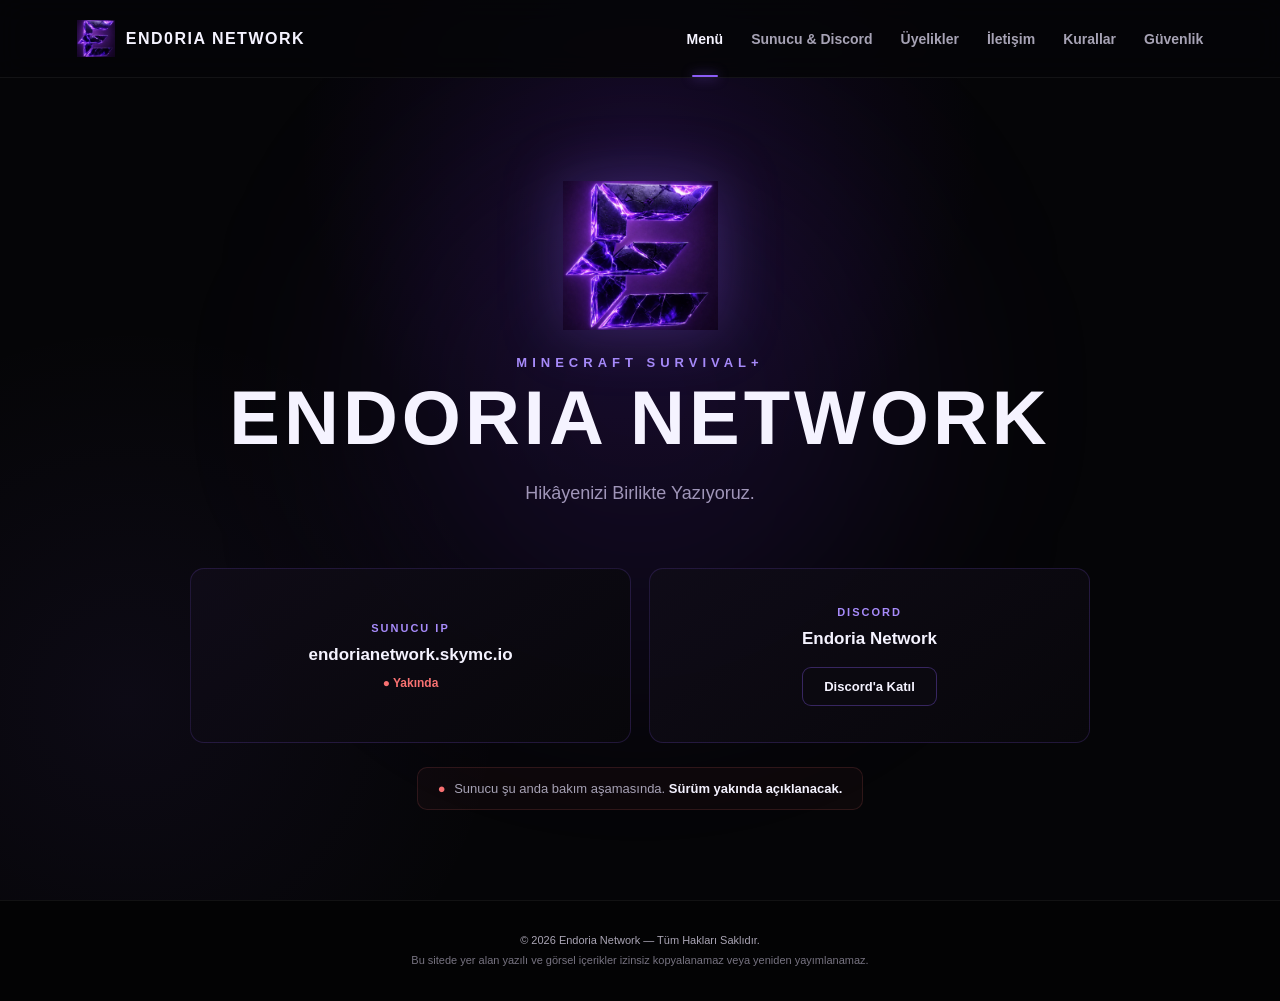
<file: backup/index.html>
<!DOCTYPE html>
<html lang="tr">
<head>
    <meta charset="UTF-8">
    <meta name="viewport" content="width=device-width, initial-scale=1.0">
    <meta name="description" content="Endoria Network - Survival+ Minecraft sunucusu.">
    <title>Endoria Network │ Survival+</title>
    <link rel="stylesheet" href="style.css">
</head>

<body>

<header class="navbar">
    <a href="index.html" class="brand">
        <img src="logo.png" alt="Endoria Network">
        <span>END0RIA NETWORK</span>
    </a>

    <nav class="nav-menu">
        <a href="index.html" class="active">Menü</a>
        <a href="server.html">Sunucu & Discord</a>
        <a href="memberships.html">Üyelikler</a>
        <a href="contact.html">İletişim</a>
        <a href="rules.html">Kurallar</a>
        <a href="security.html">Güvenlik</a>
    </nav>

    <button class="mobile-menu-btn" id="mobileMenuBtn" aria-label="Menüyü aç">
        ☰
    </button>
</header>

<div class="mobile-menu" id="mobileMenu">
    <a href="index.html">Menü</a>
    <a href="server.html">Sunucu & Discord</a>
    <a href="memberships.html">Üyelikler</a>
    <a href="contact.html">İletişim</a>
    <a href="rules.html">Kurallar</a>
    <a href="security.html">Güvenlik</a>
</div>

<main>

<section class="hero">

    <div class="hero-glow"></div>

    <img
        src="logo.png"
        alt="Endoria Network Logo"
        class="hero-logo"
    >

    <p class="hero-label">MINECRAFT SURVIVAL+</p>

    <h1>ENDORIA NETWORK</h1>

    <div class="slogan-container">
        <p id="slogan">Hikâyenizi Birlikte Yazıyoruz.</p>
    </div>

    <div class="hero-cards">

        <div class="info-card">
            <span class="info-title">SUNUCU IP</span>

            <strong>endorianetwork.skymc.io</strong>

            <span class="status upcoming">
                ● Yakında
            </span>
        </div>

        <div class="info-card">
            <span class="info-title">DISCORD</span>

            <strong>Endoria Network</strong>

            <a
                href="https://discord.gg/mHngJ2s59"
                target="_blank"
                rel="noopener noreferrer"
                class="main-button"
            >
                Discord'a Katıl
            </a>
        </div>

    </div>

    <div class="server-notice">
        <span>●</span>
        Sunucu şu anda bakım aşamasında.
        <b>Sürüm yakında açıklanacak.</b>
    </div>

</section>

</main>

<footer>
    <p>© 2026 Endoria Network — Tüm Hakları Saklıdır.</p>
    <p>Bu sitede yer alan yazılı ve görsel içerikler izinsiz kopyalanamaz veya yeniden yayımlanamaz.</p>
</footer>

<script src="script.js"></script>

</body>
</html>
</file>
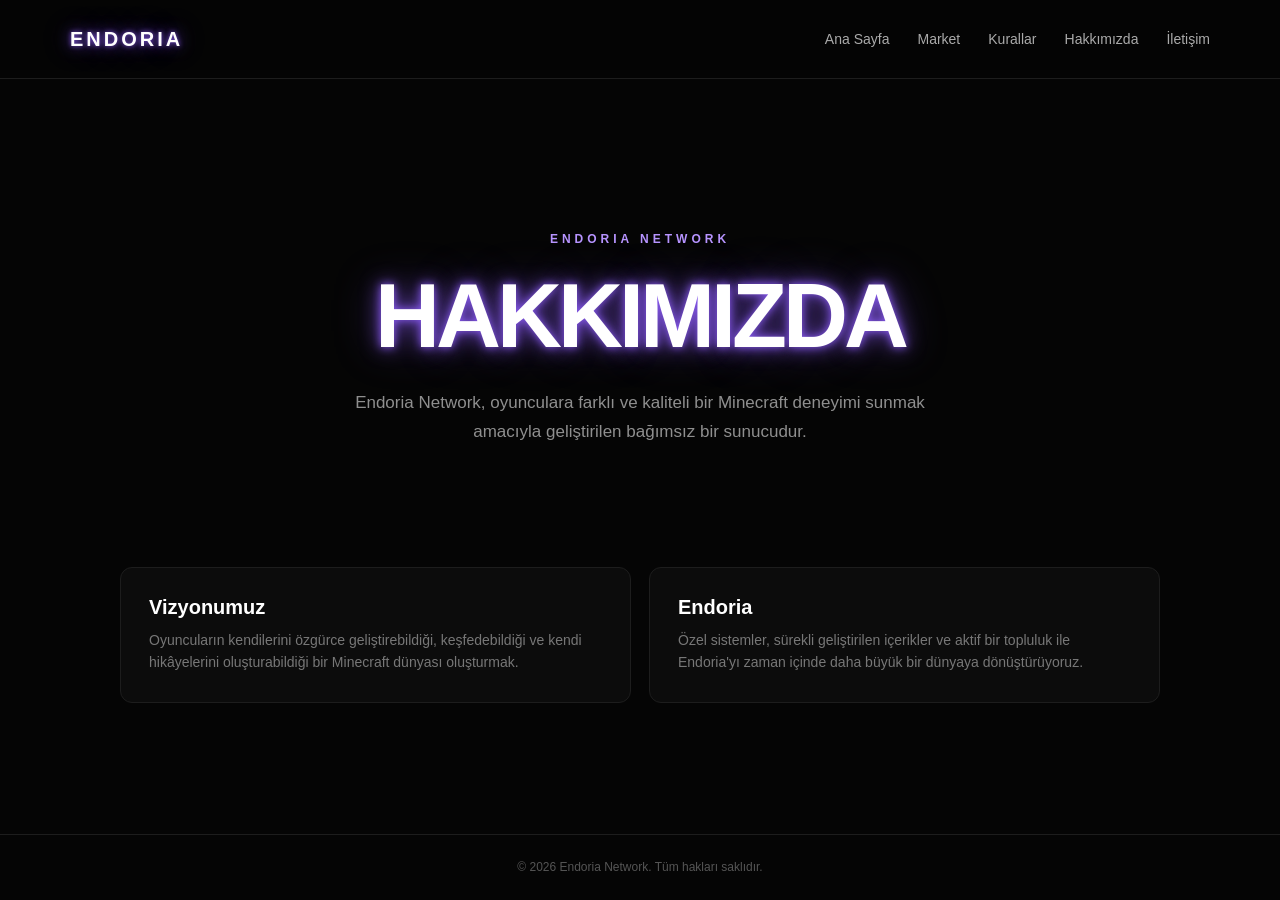
<file: about.html>
<!DOCTYPE html>
<html lang="tr">
<head>
    <meta charset="UTF-8">
    <meta name="viewport" content="width=device-width, initial-scale=1.0">

    <meta
        name="description"
        content="Endoria Network hakkında"
    >

    <title>Hakkımızda | Endoria Network</title>

    <link rel="stylesheet" href="css/style.css">
</head>

<body>

    <header>
        <nav>
            <a href="index.html" class="logo">ENDORIA</a>

            <button class="menu-toggle" id="menu-toggle">☰</button>

            <div class="nav-links">
                <a href="index.html">Ana Sayfa</a>
                <a href="market.html">Market</a>
                <a href="rules.html">Kurallar</a>
                <a href="about.html">Hakkımızda</a>
                <a href="contact.html">İletişim</a>
            </div>
        </nav>
    </header>

    <main>

        <section class="hero">

            <p class="hero-label">ENDORIA NETWORK</p>

            <h1>HAKKIMIZDA</h1>

            <p class="hero-description">
                Endoria Network, oyunculara farklı ve kaliteli bir Minecraft
                deneyimi sunmak amacıyla geliştirilen bağımsız bir sunucudur.
            </p>

        </section>

        <section class="market-section">

            <div class="market-grid">

                <div class="market-card">
                    <h2>Vizyonumuz</h2>
                    <p>
                        Oyuncuların kendilerini özgürce geliştirebildiği,
                        keşfedebildiği ve kendi hikâyelerini oluşturabildiği
                        bir Minecraft dünyası oluşturmak.
                    </p>
                </div>

                <div class="market-card">
                    <h2>Endoria</h2>
                    <p>
                        Özel sistemler, sürekli geliştirilen içerikler ve
                        aktif bir topluluk ile Endoria'yı zaman içinde
                        daha büyük bir dünyaya dönüştürüyoruz.
                    </p>
                </div>

            </div>

        </section>

    </main>

    <footer>
        <p>© 2026 Endoria Network. Tüm hakları saklıdır.</p>
    </footer>

    <script src="js/script.js"></script>

</body>
</html>
</file>
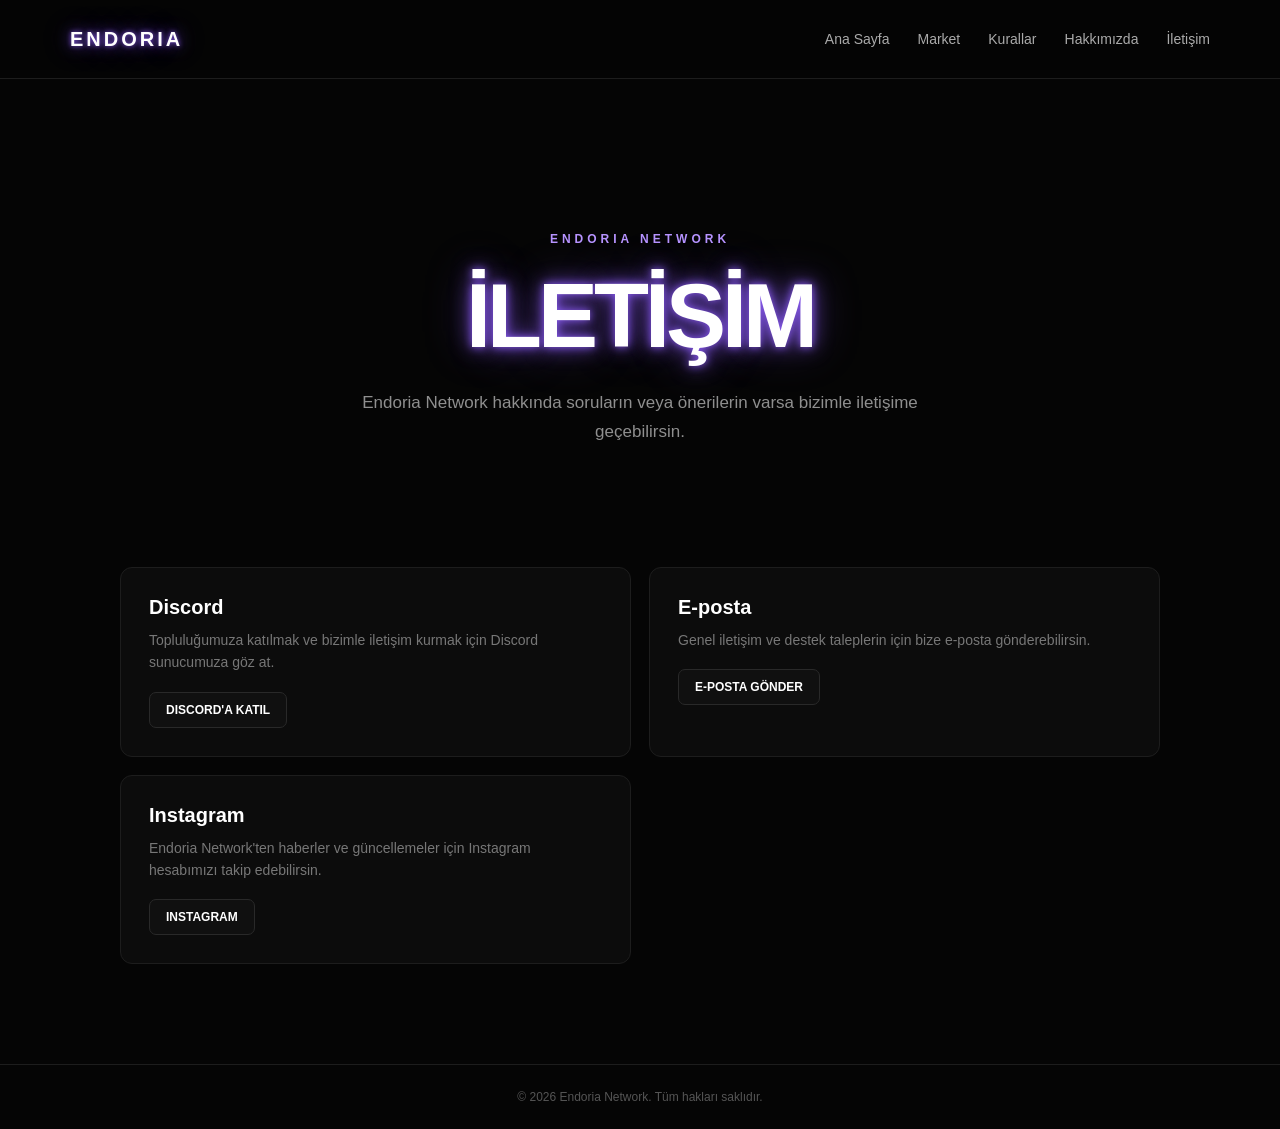
<file: contact.html>
<!DOCTYPE html>
<html lang="tr">
<head>
    <meta charset="UTF-8">
    <meta name="viewport" content="width=device-width, initial-scale=1.0">

    <meta
        name="description"
        content="Endoria Network iletişim"
    >

    <title>İletişim | Endoria Network</title>

    <link rel="stylesheet" href="css/style.css">
</head>

<body>

    <header>
        <nav>
            <a href="index.html" class="logo">ENDORIA</a>

            <button class="menu-toggle" id="menu-toggle">☰</button>

            <div class="nav-links">
                <a href="index.html">Ana Sayfa</a>
                <a href="market.html">Market</a>
                <a href="rules.html">Kurallar</a>
                <a href="about.html">Hakkımızda</a>
                <a href="contact.html">İletişim</a>
            </div>
        </nav>
    </header>

    <main>

        <section class="hero">

            <p class="hero-label">ENDORIA NETWORK</p>

            <h1>İLETİŞİM</h1>

            <p class="hero-description">
                Endoria Network hakkında soruların veya önerilerin varsa
                bizimle iletişime geçebilirsin.
            </p>

        </section>

        <section class="market-section">

            <div class="market-grid">

                <div class="market-card">
                    <h2>Discord</h2>
                    <p>
                        Topluluğumuza katılmak ve bizimle iletişim kurmak için
                        Discord sunucumuza göz at.
                    </p>

                    <a
                        href="https://discord.gg/mHngJ2s59"
                        target="_blank"
                        rel="noopener noreferrer"
                        class="market-button"
                    >
                        DISCORD'A KATIL
                    </a>
                </div>

                <div class="market-card">
                    <h2>E-posta</h2>
                    <p>
                        Genel iletişim ve destek taleplerin için bize
                        e-posta gönderebilirsin.
                    </p>

                    <a
                        href="mailto:networkendoria@gmail.com"
                        class="market-button"
                    >
                        E-POSTA GÖNDER
                    </a>
                </div>

                <div class="market-card">
                    <h2>Instagram</h2>
                    <p>
                        Endoria Network'ten haberler ve güncellemeler için
                        Instagram hesabımızı takip edebilirsin.
                    </p>

                    <a
                        href="https://instagram.com/zyven_officall"
                        target="_blank"
                        rel="noopener noreferrer"
                        class="market-button"
                    >
                        INSTAGRAM
                    </a>
                </div>

            </div>

        </section>

    </main>

    <footer>
        <p>© 2026 Endoria Network. Tüm hakları saklıdır.</p>
    </footer>

    <script src="js/script.js"></script>

</body>
</html>
</file>
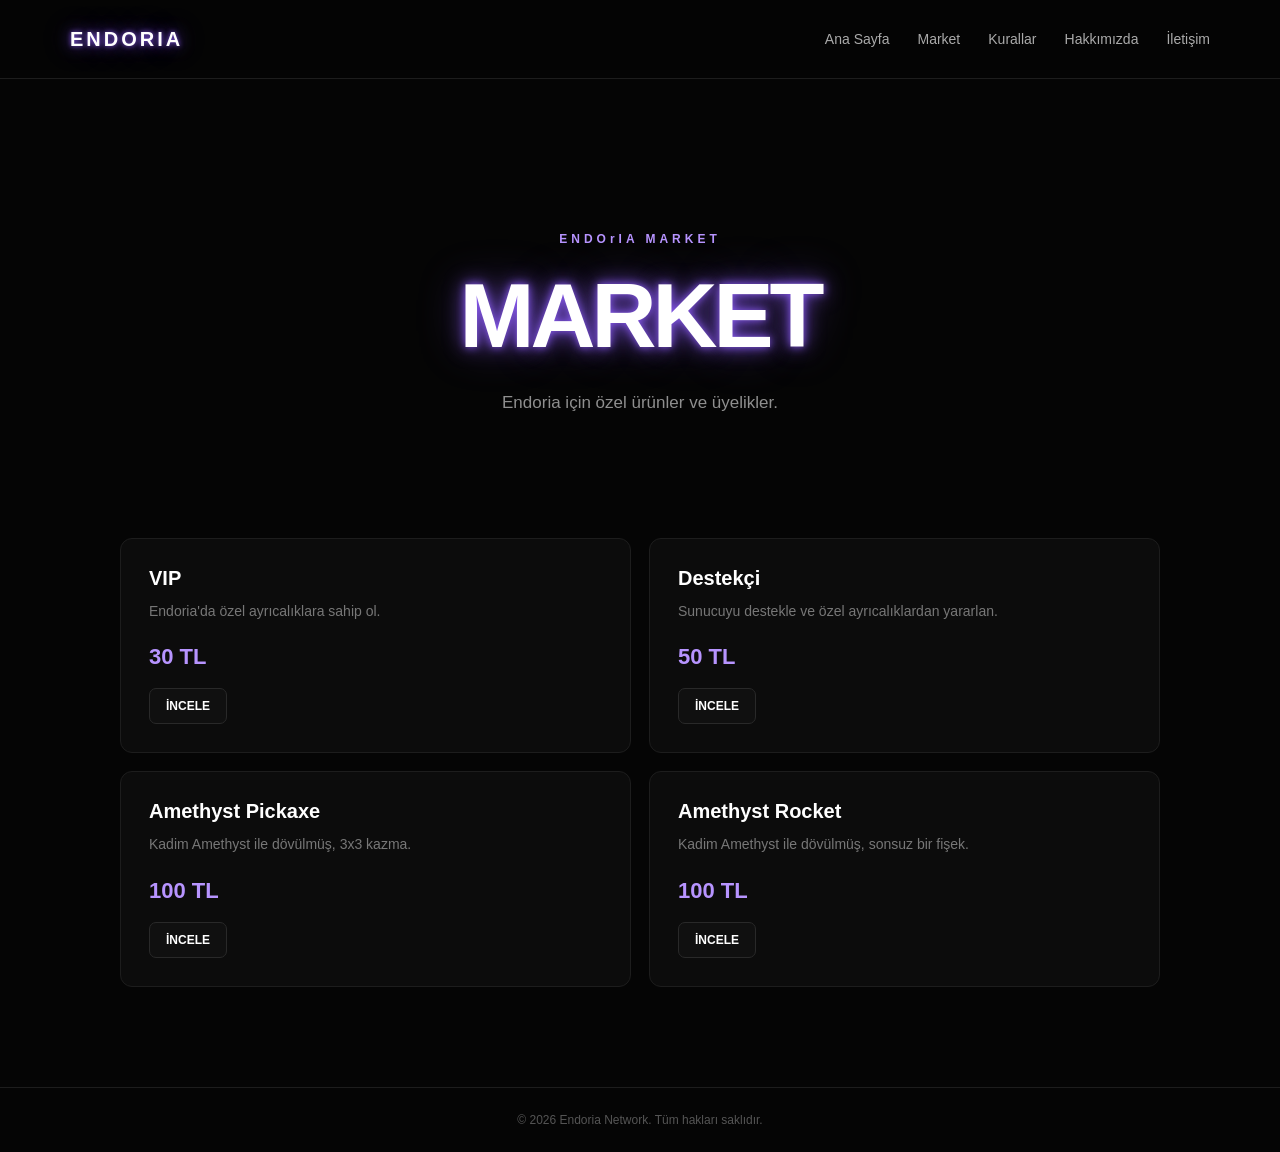
<file: market.html>
<!DOCTYPE html>
<html lang="tr">
<head>
    <meta charset="UTF-8">
    <meta name="viewport" content="width=device-width, initial-scale=1.0">

    <meta
        name="description"
        content="Endoria Network Market"
    >

    <title>Market | Endoria Network</title>

    <link rel="stylesheet" href="css/style.css">
</head>

<body>

    <header>
        <nav>
            <a href="index.html" class="logo">ENDORIA</a>

            <button class="menu-toggle" id="menu-toggle">☰</button>

            <div class="nav-links">
                <a href="index.html">Ana Sayfa</a>
                <a href="market.html">Market</a>
                <a href="rules.html">Kurallar</a>
                <a href="about.html">Hakkımızda</a>
                <a href="contact.html">İletişim</a>
            </div>
        </nav>
    </header>

    <main>

        <section class="hero">

            <p class="hero-label">ENDOrIA MARKET</p>

            <h1>MARKET</h1>

            <p class="hero-description">
                Endoria için özel ürünler ve üyelikler.
            </p>

        </section>

        <section class="market-section">

            <div class="market-grid">

                <div class="market-card">
                    <h2>VIP</h2>
                    <p>Endoria'da özel ayrıcalıklara sahip ol.</p>
                    <span class="market-price">30 TL</span>
                    <a href="contact.html" class="market-button">İNCELE</a>
                </div>

                <div class="market-card">
                    <h2>Destekçi</h2>
                    <p>Sunucuyu destekle ve özel ayrıcalıklardan yararlan.</p>
                    <span class="market-price">50 TL</span>
                    <a href="contact.html" class="market-button">İNCELE</a>
                </div>

                <div class="market-card">
                    <h2>Amethyst Pickaxe</h2>
                    <p>Kadim Amethyst ile dövülmüş, 3x3 kazma.</p>
                    <span class="market-price">100 TL</span>
                    <a href="contact.html" class="market-button">İNCELE</a>
                </div>

                <div class="market-card">
                    <h2>Amethyst Rocket</h2>
                    <p>Kadim Amethyst ile dövülmüş, sonsuz bir fişek.</p>
                    <span class="market-price">100 TL</span>
                    <a href="contact.html" class="market-button">İNCELE</a>
                </div>

            </div>

        </section>

    </main>

    <footer>
        <p>© 2026 Endoria Network. Tüm hakları saklıdır.</p>
    </footer>

    <script src="js/script.js"></script>

</body>
</html>
</file>
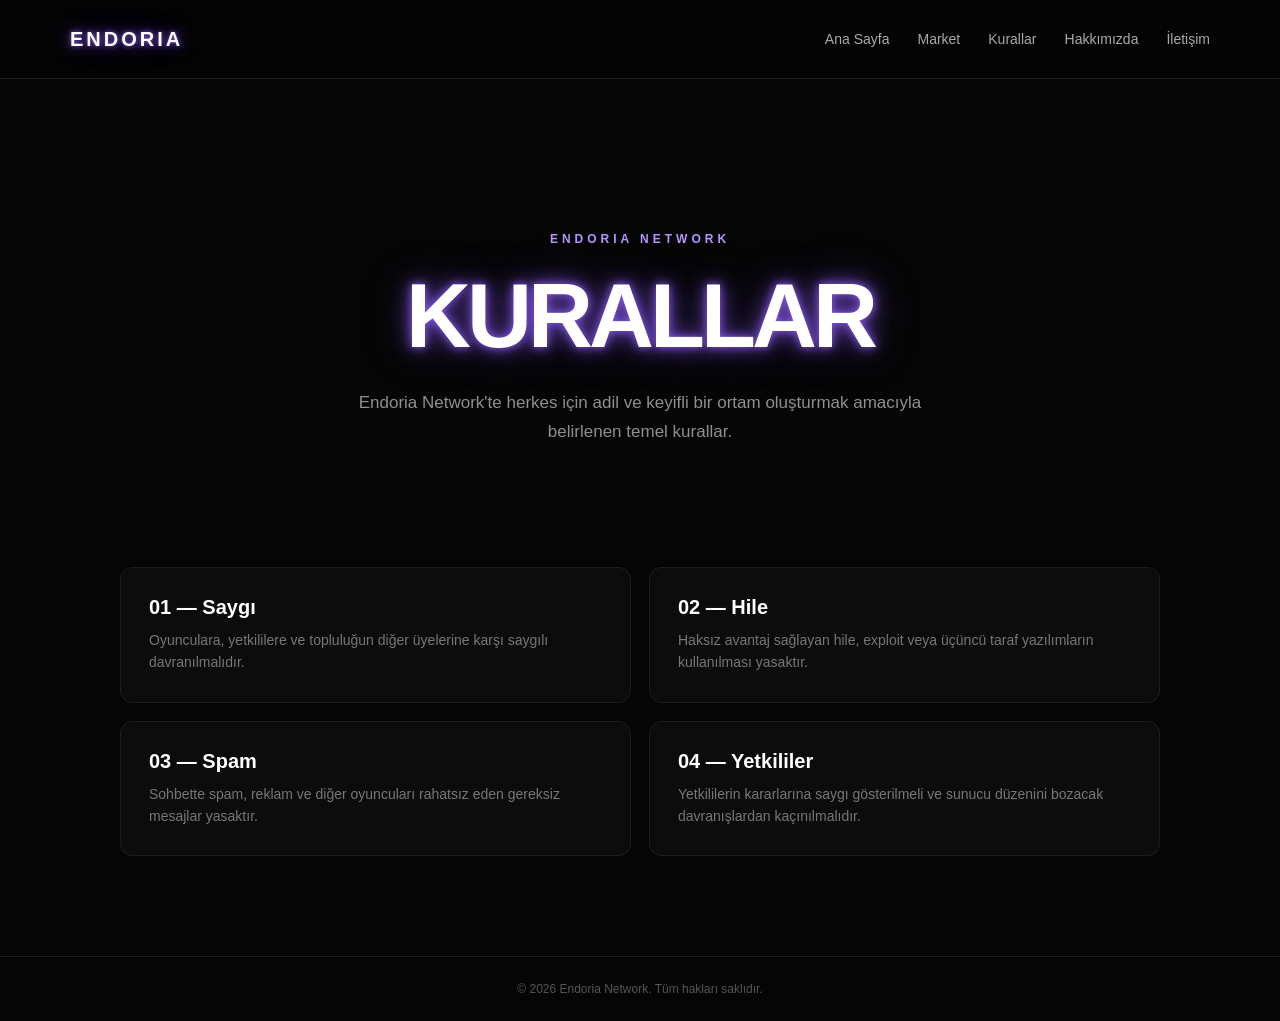
<file: rules.html>
<!DOCTYPE html>
<html lang="tr">
<head>
    <meta charset="UTF-8">
    <meta name="viewport" content="width=device-width, initial-scale=1.0">

    <meta
        name="description"
        content="Endoria Network - Sunucu Kuralları"
    >

    <title>Kurallar | Endoria Network</title>

    <link rel="stylesheet" href="css/style.css">
</head>

<body>

    <header>
        <nav>
            <a href="index.html" class="logo">ENDORIA</a>

            <button class="menu-toggle" id="menu-toggle">☰</button>

            <div class="nav-links">
                <a href="index.html">Ana Sayfa</a>
                <a href="market.html">Market</a>
                <a href="rules.html">Kurallar</a>
                <a href="about.html">Hakkımızda</a>
                <a href="contact.html">İletişim</a>
            </div>
        </nav>
    </header>

    <main>

        <section class="hero">

            <p class="hero-label">ENDORIA NETWORK</p>

            <h1>KURALLAR</h1>

            <p class="hero-description">
                Endoria Network'te herkes için adil ve keyifli bir ortam oluşturmak
                amacıyla belirlenen temel kurallar.
            </p>

        </section>

        <section class="market-section">

            <div class="market-grid">

                <div class="market-card">
                    <h2>01 — Saygı</h2>
                    <p>
                        Oyunculara, yetkililere ve topluluğun diğer üyelerine
                        karşı saygılı davranılmalıdır.
                    </p>
                </div>

                <div class="market-card">
                    <h2>02 — Hile</h2>
                    <p>
                        Haksız avantaj sağlayan hile, exploit veya üçüncü taraf
                        yazılımların kullanılması yasaktır.
                    </p>
                </div>

                <div class="market-card">
                    <h2>03 — Spam</h2>
                    <p>
                        Sohbette spam, reklam ve diğer oyuncuları rahatsız eden
                        gereksiz mesajlar yasaktır.
                    </p>
                </div>

                <div class="market-card">
                    <h2>04 — Yetkililer</h2>
                    <p>
                        Yetkililerin kararlarına saygı gösterilmeli ve sunucu
                        düzenini bozacak davranışlardan kaçınılmalıdır.
                    </p>
                </div>

            </div>

        </section>

    </main>

    <footer>
        <p>© 2026 Endoria Network. Tüm hakları saklıdır.</p>
    </footer>

    <script src="js/script.js"></script>

</body>
</html>
</file>
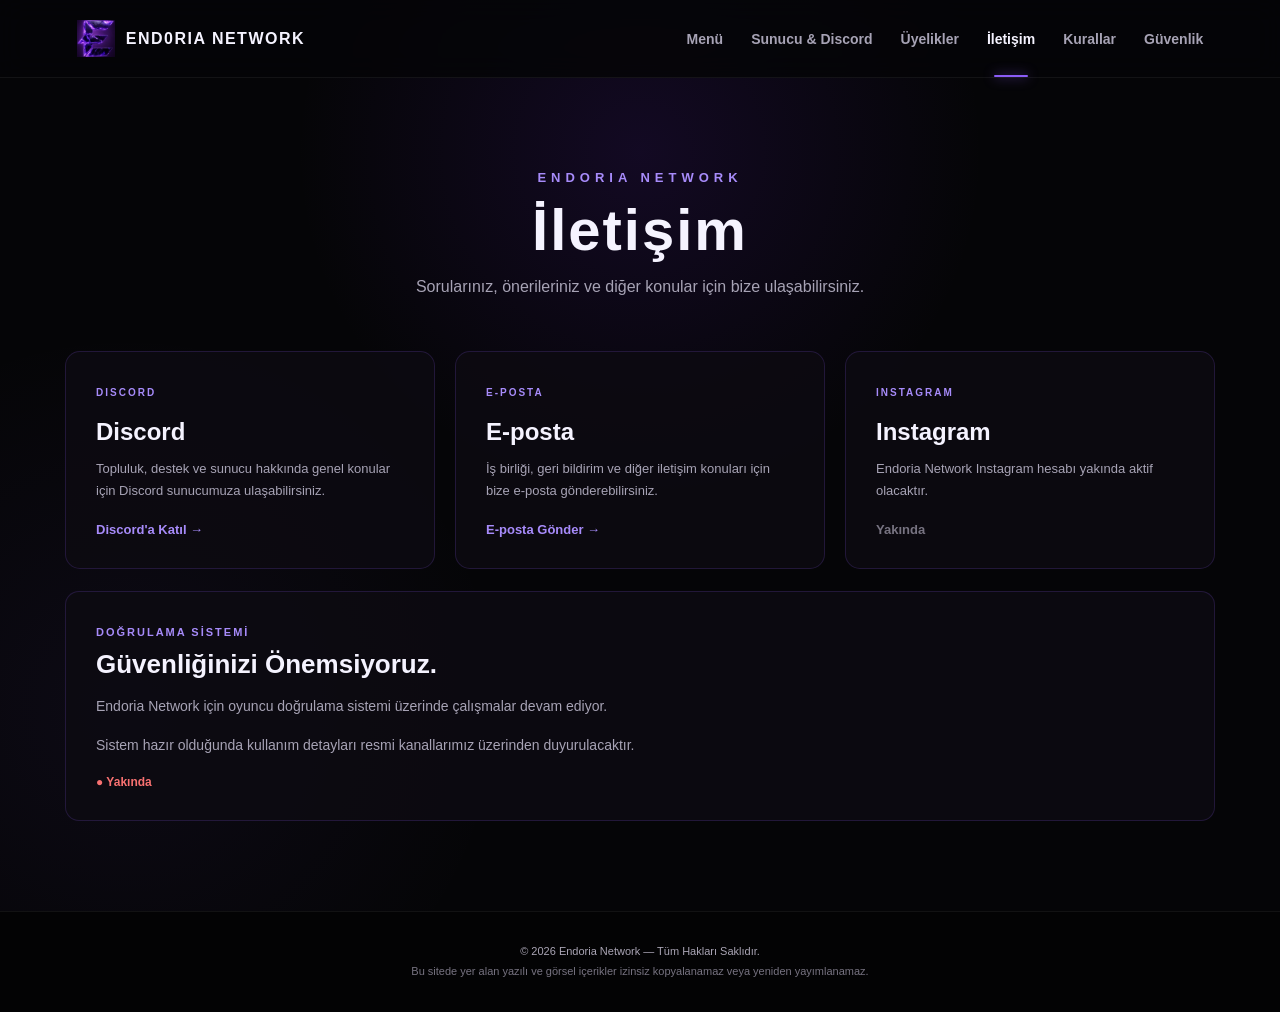
<file: backup/contact.html>
<!DOCTYPE html>
<html lang="tr">
<head>
    <meta charset="UTF-8">
    <meta name="viewport" content="width=device-width, initial-scale=1.0">
    <meta name="description" content="Endoria Network iletişim kanalları.">
    <title>İletişim | Endoria Network</title>
    <link rel="stylesheet" href="style.css">
</head>

<body>

<header class="navbar">
    <a href="index.html" class="brand">
        <img src="logo.png" alt="Endoria Network">
        <span>END0RIA NETWORK</span>
    </a>

    <nav class="nav-menu">
        <a href="index.html">Menü</a>
        <a href="server.html">Sunucu & Discord</a>
        <a href="memberships.html">Üyelikler</a>
        <a href="contact.html" class="active">İletişim</a>
        <a href="rules.html">Kurallar</a>
        <a href="security.html">Güvenlik</a>
    </nav>

    <button class="mobile-menu-btn" id="mobileMenuBtn" aria-label="Menüyü aç">
        ☰
    </button>
</header>

<div class="mobile-menu" id="mobileMenu">
    <a href="index.html">Menü</a>
    <a href="server.html">Sunucu & Discord</a>
    <a href="memberships.html">Üyelikler</a>
    <a href="contact.html">İletişim</a>
    <a href="rules.html">Kurallar</a>
    <a href="security.html">Güvenlik</a>
</div>

<main>

<section class="page-section">

    <div class="page-header">
        <span class="hero-label">ENDORIA NETWORK</span>

        <h1>İletişim</h1>

        <p>
            Sorularınız, önerileriniz ve diğer konular için
            bize ulaşabilirsiniz.
        </p>
    </div>


    <div class="contact-grid">

        <a
            href="https://discord.gg/mHngJ2s59"
            target="_blank"
            rel="noopener noreferrer"
            class="contact-card"
        >
            <span class="contact-icon">DISCORD</span>

            <h2>Discord</h2>

            <p>
                Topluluk, destek ve sunucu hakkında
                genel konular için Discord sunucumuza ulaşabilirsiniz.
            </p>

            <span class="contact-link">
                Discord'a Katıl →
            </span>
        </a>


        <a
            href="mailto:networkendoria@gmail.com"
            class="contact-card"
        >
            <span class="contact-icon">E-POSTA</span>

            <h2>E-posta</h2>

            <p>
                İş birliği, geri bildirim ve diğer iletişim
                konuları için bize e-posta gönderebilirsiniz.
            </p>

            <span class="contact-link">
                E-posta Gönder →
            </span>
        </a>


        <a
            href="#"
            class="contact-card"
            onclick="return false;"
        >
            <span class="contact-icon">INSTAGRAM</span>

            <h2>Instagram</h2>

            <p>
                Endoria Network Instagram hesabı
                yakında aktif olacaktır.
            </p>

            <span class="contact-link muted-link">
                Yakında
            </span>
        </a>

    </div>


    <div class="content-panel">

        <span class="info-title">
            DOĞRULAMA SİSTEMİ
        </span>

        <h2>
            Güvenliğinizi Önemsiyoruz.
        </h2>

        <p>
            Endoria Network için oyuncu doğrulama sistemi
            üzerinde çalışmalar devam ediyor.
        </p>

        <p>
            Sistem hazır olduğunda kullanım detayları
            resmi kanallarımız üzerinden duyurulacaktır.
        </p>

        <span class="coming-soon">
            ● Yakında
        </span>

    </div>

</section>

</main>

<footer>
    <p>© 2026 Endoria Network — Tüm Hakları Saklıdır.</p>
    <p>
        Bu sitede yer alan yazılı ve görsel içerikler
        izinsiz kopyalanamaz veya yeniden yayımlanamaz.
    </p>
</footer>

<script src="script.js"></script>

</body>
</html>
</file>
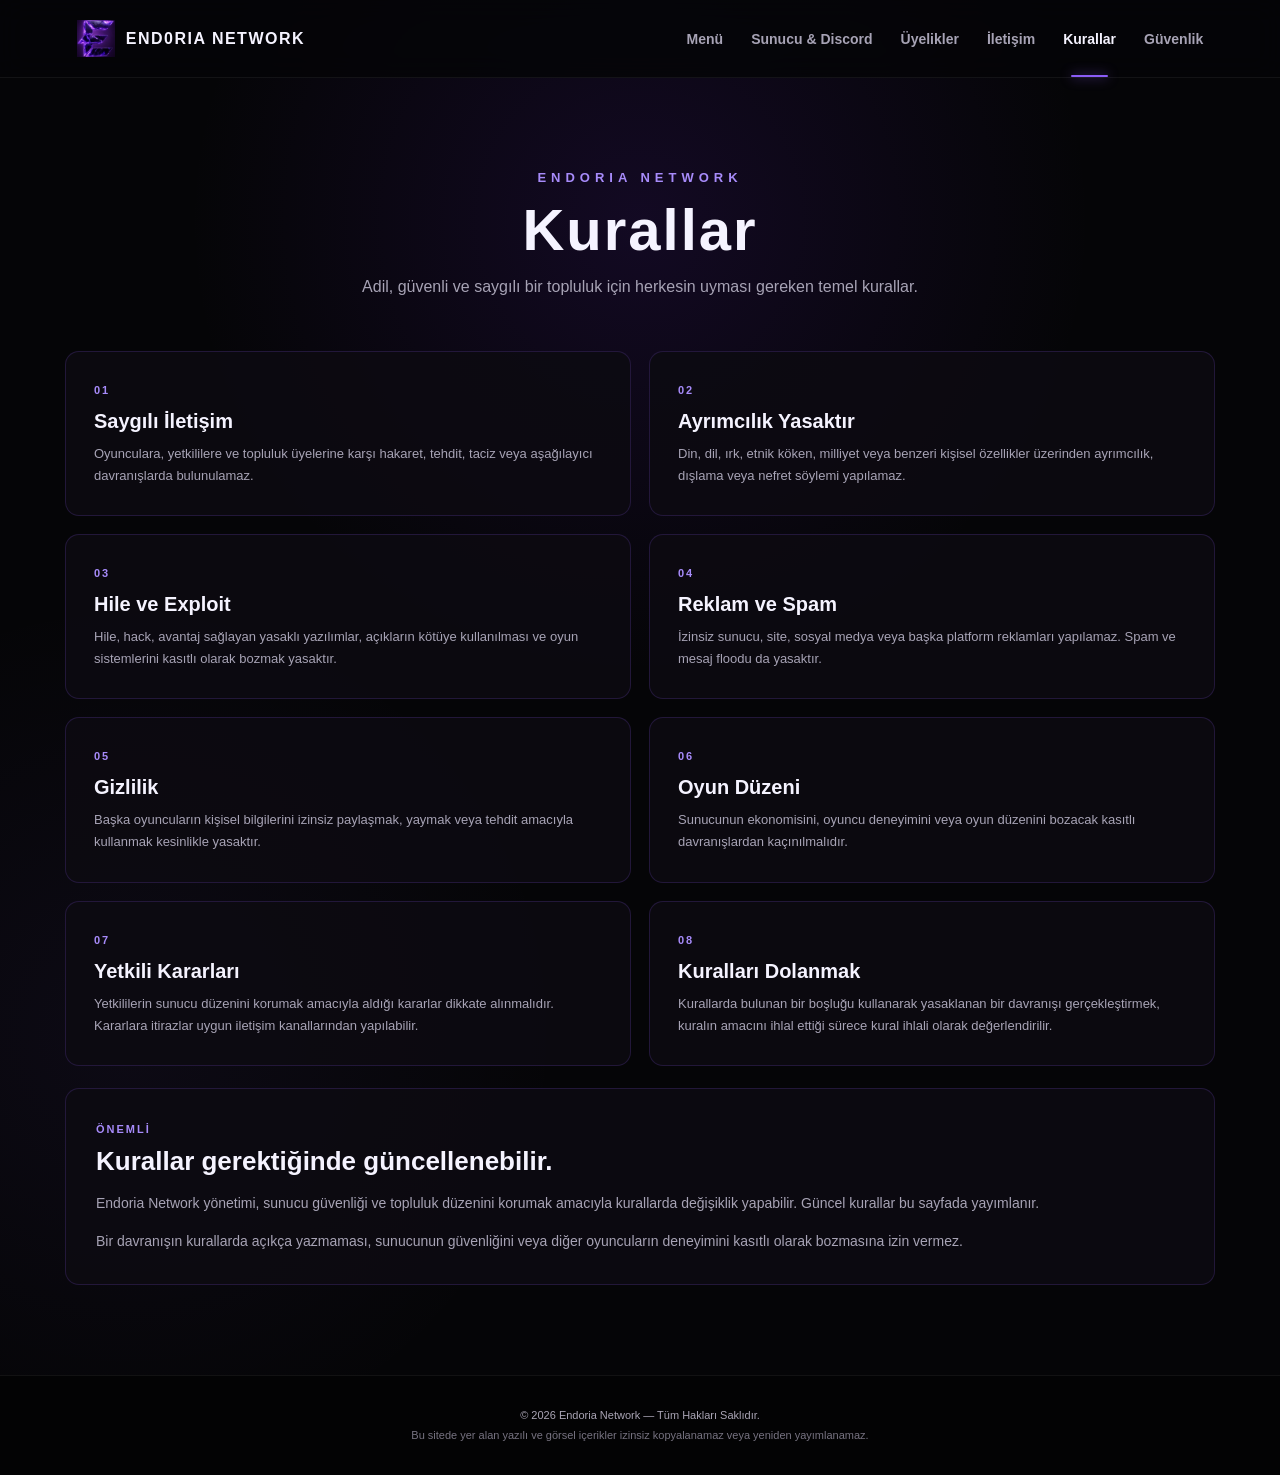
<file: backup/rules.html>
<!DOCTYPE html>
<html lang="tr">
<head>
    <meta charset="UTF-8">
    <meta name="viewport" content="width=device-width, initial-scale=1.0">
    <meta name="description" content="Endoria Network topluluk ve sunucu kuralları.">
    <title>Kurallar | Endoria Network</title>
    <link rel="stylesheet" href="style.css">
</head>

<body>

<header class="navbar">

    <a href="index.html" class="brand">
        <img src="logo.png" alt="Endoria Network">
        <span>END0RIA NETWORK</span>
    </a>

    <nav class="nav-menu">
        <a href="index.html">Menü</a>
        <a href="server.html">Sunucu & Discord</a>
        <a href="memberships.html">Üyelikler</a>
        <a href="contact.html">İletişim</a>
        <a href="rules.html" class="active">Kurallar</a>
        <a href="security.html">Güvenlik</a>
    </nav>

    <button class="mobile-menu-btn" id="mobileMenuBtn" aria-label="Menüyü aç">
        ☰
    </button>

</header>

<div class="mobile-menu" id="mobileMenu">
    <a href="index.html">Menü</a>
    <a href="server.html">Sunucu & Discord</a>
    <a href="memberships.html">Üyelikler</a>
    <a href="contact.html">İletişim</a>
    <a href="rules.html">Kurallar</a>
    <a href="security.html">Güvenlik</a>
</div>


<main>

<section class="page-section">

    <div class="page-header">

        <span class="hero-label">
            ENDORIA NETWORK
        </span>

        <h1>
            Kurallar
        </h1>

        <p>
            Adil, güvenli ve saygılı bir topluluk için
            herkesin uyması gereken temel kurallar.
        </p>

    </div>


    <div class="rules-grid">


        <article class="rule-card">

            <span class="rule-number">
                01
            </span>

            <h2>
                Saygılı İletişim
            </h2>

            <p>
                Oyunculara, yetkililere ve topluluk üyelerine
                karşı hakaret, tehdit, taciz veya aşağılayıcı
                davranışlarda bulunulamaz.
            </p>

        </article>


        <article class="rule-card">

            <span class="rule-number">
                02
            </span>

            <h2>
                Ayrımcılık Yasaktır
            </h2>

            <p>
                Din, dil, ırk, etnik köken, milliyet veya benzeri
                kişisel özellikler üzerinden ayrımcılık,
                dışlama veya nefret söylemi yapılamaz.
            </p>

        </article>


        <article class="rule-card">

            <span class="rule-number">
                03
            </span>

            <h2>
                Hile ve Exploit
            </h2>

            <p>
                Hile, hack, avantaj sağlayan yasaklı yazılımlar,
                açıkların kötüye kullanılması ve oyun sistemlerini
                kasıtlı olarak bozmak yasaktır.
            </p>

        </article>


        <article class="rule-card">

            <span class="rule-number">
                04
            </span>

            <h2>
                Reklam ve Spam
            </h2>

            <p>
                İzinsiz sunucu, site, sosyal medya veya başka
                platform reklamları yapılamaz. Spam ve mesaj
                floodu da yasaktır.
            </p>

        </article>


        <article class="rule-card">

            <span class="rule-number">
                05
            </span>

            <h2>
                Gizlilik
            </h2>

            <p>
                Başka oyuncuların kişisel bilgilerini izinsiz
                paylaşmak, yaymak veya tehdit amacıyla kullanmak
                kesinlikle yasaktır.
            </p>

        </article>


        <article class="rule-card">

            <span class="rule-number">
                06
            </span>

            <h2>
                Oyun Düzeni
            </h2>

            <p>
                Sunucunun ekonomisini, oyuncu deneyimini veya
                oyun düzenini bozacak kasıtlı davranışlardan
                kaçınılmalıdır.
            </p>

        </article>


        <article class="rule-card">

            <span class="rule-number">
                07
            </span>

            <h2>
                Yetkili Kararları
            </h2>

            <p>
                Yetkililerin sunucu düzenini korumak amacıyla
                aldığı kararlar dikkate alınmalıdır. Kararlara
                itirazlar uygun iletişim kanallarından yapılabilir.
            </p>

        </article>


        <article class="rule-card">

            <span class="rule-number">
                08
            </span>

            <h2>
                Kuralları Dolanmak
            </h2>

            <p>
                Kurallarda bulunan bir boşluğu kullanarak
                yasaklanan bir davranışı gerçekleştirmek,
                kuralın amacını ihlal ettiği sürece
                kural ihlali olarak değerlendirilir.
            </p>

        </article>


    </div>


    <div class="content-panel">

        <span class="info-title">
            ÖNEMLİ
        </span>

        <h2>
            Kurallar gerektiğinde güncellenebilir.
        </h2>

        <p>
            Endoria Network yönetimi, sunucu güvenliği ve
            topluluk düzenini korumak amacıyla kurallarda
            değişiklik yapabilir. Güncel kurallar bu sayfada
            yayımlanır.
        </p>

        <p>
            Bir davranışın kurallarda açıkça yazmaması,
            sunucunun güvenliğini veya diğer oyuncuların
            deneyimini kasıtlı olarak bozmasına izin vermez.
        </p>

    </div>

</section>

</main>


<footer>

    <p>
        © 2026 Endoria Network — Tüm Hakları Saklıdır.
    </p>

    <p>
        Bu sitede yer alan yazılı ve görsel içerikler
        izinsiz kopyalanamaz veya yeniden yayımlanamaz.
    </p>

</footer>


<script src="script.js"></script>

</body>
</html>
</file>
<file: backup/style.css>
:root {
    --bg: #050507;
    --bg-soft: #0a080f;
    --card: #0d0b12;
    --card-hover: #13101b;
    --purple: #8b5cf6;
    --purple-dark: #5b21b6;
    --purple-light: #a78bfa;
    --text: #f5f3ff;
    --muted: #a7a3b5;
    --border: rgba(139, 92, 246, 0.18);
    --green: #4ade80;
    --red: #f87171;
    --yellow: #facc15;
}

* {
    margin: 0;
    padding: 0;
    box-sizing: border-box;
}

html {
    scroll-behavior: smooth;
}

body {
    min-height: 100vh;
    background:
        radial-gradient(circle at 50% 15%, rgba(91, 33, 182, 0.16), transparent 32%),
        radial-gradient(circle at 10% 70%, rgba(139, 92, 246, 0.06), transparent 28%),
        var(--bg);
    color: var(--text);
    font-family: Inter, "Segoe UI", Arial, sans-serif;
    overflow-x: hidden;
}

/* HEADER */

.navbar {
    width: 100%;
    height: 78px;
    padding: 0 6%;
    display: flex;
    align-items: center;
    justify-content: space-between;
    border-bottom: 1px solid rgba(255, 255, 255, 0.06);
    background: rgba(5, 5, 7, 0.86);
    backdrop-filter: blur(14px);
    position: sticky;
    top: 0;
    z-index: 1000;
}

.brand {
    display: flex;
    align-items: center;
    gap: 11px;
    text-decoration: none;
    color: var(--text);
    font-weight: 800;
    letter-spacing: 1.5px;
    white-space: nowrap;
}

.brand img {
    width: 38px;
    height: 38px;
    object-fit: contain;
}

.nav-menu {
    height: 100%;
    display: flex;
    align-items: center;
    gap: 28px;
}

.nav-menu a {
    height: 100%;
    display: flex;
    align-items: center;
    position: relative;
    color: var(--muted);
    text-decoration: none;
    font-size: 14px;
    font-weight: 600;
    transition: color 0.25s ease;
}

.nav-menu a:hover {
    color: var(--text);
}

.nav-menu a.active {
    color: var(--text);
}

.nav-menu a.active::after {
    content: "";
    position: absolute;
    bottom: 0;
    left: 15%;
    width: 70%;
    height: 2px;
    border-radius: 10px;
    background: var(--purple);
    box-shadow: 0 0 12px rgba(139, 92, 246, 0.8);
}

/* MOBILE MENU */

.mobile-menu-btn {
    display: none;
    border: 0;
    background: transparent;
    color: var(--text);
    font-size: 27px;
    cursor: pointer;
}

.mobile-menu {
    display: none;
}

/* HERO */

.hero {
    min-height: calc(100vh - 78px);
    padding: 100px 20px 90px;
    display: flex;
    align-items: center;
    flex-direction: column;
    text-align: center;
    position: relative;
    overflow: hidden;
}

.hero-glow {
    position: absolute;
    width: 520px;
    height: 520px;
    border-radius: 50%;
    background: rgba(109, 40, 217, 0.12);
    filter: blur(100px);
    top: 60px;
    left: 50%;
    transform: translateX(-50%);
    pointer-events: none;
}

.hero-logo {
    width: 155px;
    height: 155px;
    object-fit: contain;
    position: relative;
    z-index: 1;
    filter: drop-shadow(0 0 30px rgba(139, 92, 246, 0.32));
    animation: logoFloat 4s ease-in-out infinite;
}

.hero-label {
    margin-top: 22px;
    color: var(--purple-light);
    font-size: 13px;
    font-weight: 800;
    letter-spacing: 5px;
    position: relative;
}

.hero h1 {
    margin-top: 10px;
    font-size: clamp(38px, 7vw, 76px);
    line-height: 1;
    font-weight: 900;
    letter-spacing: 4px;
    position: relative;
}

.hero h2 {
    margin-top: 14px;
    color: var(--purple);
    font-size: 20px;
    letter-spacing: 7px;
    font-weight: 800;
}

.slogan-container {
    margin-top: 27px;
    min-height: 30px;
}

.slogan-container p {
    color: var(--muted);
    font-size: 18px;
    transition: opacity 0.45s ease, transform 0.45s ease;
}

.slogan-container p.fade {
    opacity: 0;
    transform: translateY(7px);
}

/* CARDS */

.hero-cards {
    width: min(900px, 100%);
    display: grid;
    grid-template-columns: repeat(2, 1fr);
    gap: 18px;
    margin-top: 55px;
    position: relative;
}

.info-card {
    padding: 26px;
    min-height: 175px;
    display: flex;
    flex-direction: column;
    align-items: center;
    justify-content: center;
    gap: 11px;
    border: 1px solid var(--border);
    border-radius: 14px;
    background: linear-gradient(
        145deg,
        rgba(16, 12, 24, 0.94),
        rgba(8, 7, 11, 0.94)
    );
    transition:
        transform 0.25s ease,
        border-color 0.25s ease,
        box-shadow 0.25s ease;
}

.info-card:hover {
    transform: translateY(-5px);
    border-color: rgba(139, 92, 246, 0.45);
    box-shadow: 0 15px 45px rgba(0, 0, 0, 0.3);
}

.info-title {
    color: var(--purple-light);
    font-size: 11px;
    font-weight: 800;
    letter-spacing: 2px;
}

.info-card strong {
    color: var(--text);
    font-size: 17px;
    word-break: break-word;
}

.status {
    font-size: 12px;
    font-weight: 700;
}

.status.upcoming {
    color: var(--red);
}

/* BUTTON */

.main-button {
    margin-top: 7px;
    padding: 11px 21px;
    border: 1px solid rgba(139, 92, 246, 0.35);
    border-radius: 9px;
    background: #0b0910;
    color: var(--text);
    text-decoration: none;
    font-size: 13px;
    font-weight: 700;
    transition:
        background 0.25s ease,
        border-color 0.25s ease,
        transform 0.25s ease;
}

.main-button:hover {
    background: var(--purple-dark);
    border-color: var(--purple);
    transform: translateY(-2px);
}

/* NOTICE */

.server-notice {
    margin-top: 24px;
    max-width: 900px;
    padding: 13px 20px;
    border: 1px solid rgba(248, 113, 113, 0.14);
    border-radius: 10px;
    background: rgba(248, 113, 113, 0.035);
    color: var(--muted);
    font-size: 13px;
}

.server-notice span {
    color: var(--red);
    margin-right: 5px;
}

.server-notice b {
    color: var(--text);
}

/* FOOTER */

footer {
    padding: 30px 20px;
    border-top: 1px solid rgba(255, 255, 255, 0.06);
    text-align: center;
    background: #030304;
}

footer p {
    color: #777381;
    font-size: 11px;
    line-height: 1.8;
}

footer p:first-child {
    color: #aaa5b5;
}

/* ANIMATION */

@keyframes logoFloat {
    0%, 100% {
        transform: translateY(0);
    }

    50% {
        transform: translateY(-7px);
    }
}

/* MOBILE */

@media (max-width: 850px) {

    .navbar {
        height: 68px;
        padding: 0 20px;
    }

    .nav-menu {
        display: none;
    }

    .mobile-menu-btn {
        display: block;
    }

    .mobile-menu {
        position: fixed;
        top: 68px;
        left: 0;
        width: 100%;
        padding: 12px 20px 20px;
        background: rgba(5, 5, 7, 0.97);
        backdrop-filter: blur(15px);
        border-bottom: 1px solid var(--border);
        z-index: 999;
        transform: translateY(-120%);
        opacity: 0;
        transition:
            transform 0.3s ease,
            opacity 0.3s ease;
    }

    .mobile-menu.open {
        display: flex;
        flex-direction: column;
        transform: translateY(0);
        opacity: 1;
    }

    .mobile-menu a {
        padding: 15px 10px;
        border-bottom: 1px solid rgba(255, 255, 255, 0.05);
        color: var(--muted);
        text-decoration: none;
        font-weight: 600;
    }

    .mobile-menu a:hover {
        color: var(--text);
    }

    .hero {
        min-height: calc(100vh - 68px);
        padding-top: 75px;
    }

    .hero-logo {
        width: 125px;
        height: 125px;
    }

    .hero h1 {
        letter-spacing: 2px;
    }

    .hero h2 {
        font-size: 16px;
        letter-spacing: 5px;
    }

    .slogan-container p {
        font-size: 16px;
    }

    .hero-cards {
        grid-template-columns: 1fr;
        margin-top: 42px;
    }

    .info-card {
        min-height: 155px;
    }

    .server-notice {
        font-size: 12px;
    }
}

@media (max-width: 430px) {

    .brand span {
        font-size: 13px;
        letter-spacing: 1px;
    }

    .brand img {
        width: 32px;
        height: 32px;
    }

    .hero {
        padding-left: 15px;
        padding-right: 15px;
    }

    .hero h1 {
        font-size: 34px;
    }

    .hero h2 {
        font-size: 14px;
    }

    .info-card strong {
        font-size: 15px;
    }
}
/* SAYFA BAŞLIKLARI */

.page-section {
    width: min(1150px, 92%);
    margin: 0 auto;
    padding: 90px 0;
}

.page-header {
    text-align: center;
    margin-bottom: 55px;
}

.page-header h1 {
    margin-top: 10px;
    font-size: clamp(34px, 6vw, 58px);
    letter-spacing: 2px;
}

.page-header p {
    margin-top: 15px;
    color: var(--muted);
    font-size: 16px;
}


/* SERVER SAYFASI */

.server-grid {
    display: grid;
    grid-template-columns: repeat(2, 1fr);
    gap: 18px;
}

.card-text {
    max-width: 420px;
    color: var(--muted);
    line-height: 1.7;
    font-size: 13px;
}

.red-text {
    color: var(--red) !important;
}

.yellow-text {
    color: var(--yellow) !important;
}

.content-panel,
.discord-panel,
.membership-note {
    margin-top: 22px;
    padding: 30px;
    border: 1px solid var(--border);
    border-radius: 14px;
    background: rgba(13, 11, 18, 0.85);
}

.content-panel h2,
.discord-panel h2 {
    margin-top: 9px;
    font-size: 26px;
}

.content-panel p,
.discord-panel p,
.membership-note p {
    margin-top: 14px;
    color: var(--muted);
    line-height: 1.75;
    font-size: 14px;
}

.discord-panel {
    display: flex;
    align-items: center;
    justify-content: space-between;
    gap: 25px;
}


/* ÜYELİKLER */

.membership-grid {
    display: grid;
    grid-template-columns: repeat(3, 1fr);
    align-items: stretch;
    gap: 20px;
}

.membership-card {
    position: relative;
    padding: 28px;
    border: 1px solid var(--border);
    border-radius: 16px;
    background:
        linear-gradient(
            145deg,
            rgba(17, 13, 25, 0.98),
            rgba(7, 6, 10, 0.98)
        );
    overflow: hidden;
    transition:
        transform 0.3s ease,
        border-color 0.3s ease,
        box-shadow 0.3s ease;
}

.membership-card::before {
    content: "";
    position: absolute;
    top: -100px;
    right: -100px;
    width: 200px;
    height: 200px;
    border-radius: 50%;
    background: rgba(139, 92, 246, 0.08);
    filter: blur(45px);
}

.membership-card:hover {
    transform: translateY(-7px);
    border-color: rgba(139, 92, 246, 0.42);
    box-shadow: 0 20px 55px rgba(0, 0, 0, 0.35);
}

.membership-top {
    display: flex;
    align-items: center;
    justify-content: space-between;
}

.membership-label {
    color: var(--purple-light);
    font-size: 12px;
    font-weight: 900;
    letter-spacing: 2px;
}

.membership-duration {
    color: #777381;
    font-size: 11px;
}

.membership-card h2 {
    margin-top: 22px;
    font-size: 27px;
}

.price {
    margin-top: 15px;
    font-size: 42px;
    font-weight: 900;
}

.price span {
    color: var(--purple-light);
    font-size: 22px;
    margin-right: 2px;
}

.membership-description {
    min-height: 67px;
    margin-top: 14px;
    color: var(--muted);
    line-height: 1.6;
    font-size: 13px;
}

.details-button {
    width: 100%;
    margin-top: 23px;
    padding: 12px;
    border: 1px solid rgba(139, 92, 246, 0.22);
    border-radius: 9px;
    background: #0a080e;
    color: var(--text);
    font-size: 13px;
    font-weight: 700;
    cursor: pointer;
    transition:
        background 0.25s ease,
        border-color 0.25s ease;
}

.details-button:hover {
    background: var(--purple-dark);
    border-color: var(--purple);
}

.membership-details {
    max-height: 0;
    overflow: hidden;
    opacity: 0;
    transition:
        max-height 0.35s ease,
        opacity 0.25s ease,
        margin-top 0.35s ease;
}

.membership-details.open {
    max-height: 500px;
    margin-top: 20px;
    opacity: 1;
}

.feature {
    display: flex;
    gap: 9px;
    align-items: flex-start;
    margin-top: 11px;
    color: #d5d1dd;
    font-size: 13px;
    line-height: 1.5;
}

.feature span {
    color: var(--purple-light);
    font-weight: 900;
}

.kit-note {
    margin-top: 18px;
    padding-top: 15px;
    border-top: 1px solid rgba(255, 255, 255, 0.06);
    color: #777381;
    font-size: 11px;
    line-height: 1.6;
}

.featured {
    transform: translateY(-8px);
    border-color: rgba(139, 92, 246, 0.42);
    box-shadow: 0 18px 55px rgba(91, 33, 182, 0.13);
}

.featured:hover {
    transform: translateY(-13px);
}

.featured-badge {
    position: absolute;
    top: 0;
    right: 0;
    padding: 7px 12px;
    border-bottom-left-radius: 10px;
    background: var(--purple-dark);
    color: white;
    font-size: 9px;
    font-weight: 800;
    letter-spacing: 1px;
}

.supporter-card {
    border-color: rgba(167, 139, 250, 0.32);
}

.membership-note {
    text-align: left;
}


/* RESPONSIVE */

@media (max-width: 900px) {

    .membership-grid {
        grid-template-columns: 1fr;
    }

    .featured {
        transform: none;
    }

    .featured:hover {
        transform: translateY(-7px);
    }

    .server-grid {
        grid-template-columns: 1fr;
    }
}

@media (max-width: 650px) {

    .page-section {
        width: min(92%, 500px);
        padding: 65px 0;
    }

    .page-header {
        margin-bottom: 38px;
    }

    .content-panel,
    .discord-panel,
    .membership-note {
        padding: 22px;
    }

    .discord-panel {
        flex-direction: column;
        align-items: flex-start;
    }

    .discord-panel .main-button {
        width: 100%;
        text-align: center;
    }

    .membership-card {
        padding: 23px;
    }
}
/* İLETİŞİM */

.contact-grid {
    display: grid;
    grid-template-columns: repeat(3, 1fr);
    gap: 20px;
}

.contact-card {
    padding: 30px;
    border: 1px solid var(--border);
    border-radius: 15px;
    background: rgba(13, 11, 18, 0.88);
    color: var(--text);
    text-decoration: none;
    transition: 0.3s ease;
}

.contact-card:hover {
    transform: translateY(-6px);
    border-color: rgba(139, 92, 246, 0.45);
    box-shadow: 0 18px 45px rgba(0, 0, 0, 0.3);
}

.contact-icon {
    color: var(--purple-light);
    font-size: 10px;
    font-weight: 900;
    letter-spacing: 2px;
}

.contact-card h2 {
    margin-top: 18px;
}

.contact-card p {
    margin-top: 12px;
    color: var(--muted);
    font-size: 13px;
    line-height: 1.7;
}

.contact-link {
    display: inline-block;
    margin-top: 20px;
    color: var(--purple-light);
    font-size: 13px;
    font-weight: 700;
}

.muted-link {
    color: #777381;
}

.coming-soon {
    display: inline-block;
    margin-top: 18px;
    color: var(--red);
    font-size: 12px;
    font-weight: 800;
}


/* KURALLAR */

.rules-grid {
    display: grid;
    grid-template-columns: repeat(2, 1fr);
    gap: 18px;
}

.rule-card {
    position: relative;
    padding: 28px;
    border: 1px solid var(--border);
    border-radius: 14px;
    background: rgba(13, 11, 18, 0.88);
    transition: 0.3s ease;
}

.rule-card:hover {
    transform: translateY(-4px);
    border-color: rgba(139, 92, 246, 0.4);
}

.rule-number {
    color: var(--purple-light);
    font-size: 11px;
    font-weight: 900;
    letter-spacing: 2px;
}

.rule-card h2 {
    margin-top: 12px;
    font-size: 20px;
}

.rule-card p {
    margin-top: 10px;
    color: var(--muted);
    font-size: 13px;
    line-height: 1.7;
}


/* GÜVENLİK */

.security-grid {
    display: grid;
    grid-template-columns: repeat(2, 1fr);
    gap: 18px;
}

.security-card {
    padding: 28px;
    border: 1px solid var(--border);
    border-radius: 14px;
    background: rgba(13, 11, 18, 0.88);
    transition: 0.3s ease;
}

.security-card:hover {
    transform: translateY(-4px);
    border-color: rgba(139, 92, 246, 0.4);
}

.security-status {
    color: var(--green);
    font-size: 10px;
    font-weight: 900;
    letter-spacing: 2px;
}

.upcoming-status {
    color: var(--yellow);
}

.security-card h2 {
    margin-top: 14px;
    font-size: 21px;
}

.security-card p {
    margin-top: 11px;
    color: var(--muted);
    font-size: 13px;
    line-height: 1.7;
}

.security-warning {
    margin-top: 22px;
    padding: 28px;
    border: 1px solid rgba(248, 113, 113, 0.18);
    border-radius: 14px;
    background: rgba(248, 113, 113, 0.035);
}

.security-warning h2 {
    margin-top: 10px;
}

.security-warning p {
    margin-top: 12px;
    color: var(--muted);
    font-size: 13px;
    line-height: 1.7;
}


/* MOBİL */

@media (max-width: 850px) {

    .contact-grid {
        grid-template-columns: 1fr;
    }

    .rules-grid {
        grid-template-columns: 1fr;
    }

    .security-grid {
        grid-template-columns: 1fr;
    }
}
</file>
<file: css/style.css>
* {
    margin: 0;
    padding: 0;
    box-sizing: border-box;
}

:root {
    --background: #050505;
    --surface: #0c0c0c;
    --border: #1d1d1d;
    --white: #ffffff;
    --muted: #8f8f8f;
    --purple: #8b5cf6;
}

html {
    scroll-behavior: smooth;
}

body {
    min-height: 100vh;
    background: var(--background);
    color: var(--white);
    font-family: Arial, Helvetica, sans-serif;
}

/* NAVBAR */

header {
    position: sticky;
    top: 0;
    z-index: 100;

    background: rgba(5, 5, 5, 0.94);
    border-bottom: 1px solid var(--border);

    backdrop-filter: blur(12px);
}

nav {
    max-width: 1200px;
    min-height: 78px;
    margin: auto;
    padding: 15px 30px;

    display: flex;
    align-items: center;
    justify-content: space-between;

    position: relative;
}

/* LOGO */

.logo {
    display: flex;
    align-items: center;
    gap: 10px;

    color: #fff;
    text-decoration: none;

    font-size: 20px;
    font-weight: 900;
    letter-spacing: 3px;

    text-shadow:
        0 0 5px rgba(139, 92, 246, 0.9),
        0 0 15px rgba(139, 92, 246, 0.65),
        0 0 30px rgba(139, 92, 246, 0.35);
}

.logo img {
    width: 42px;
    height: 42px;

    object-fit: contain;

    filter:
        drop-shadow(0 0 5px rgba(139, 92, 246, 0.9))
        drop-shadow(0 0 15px rgba(139, 92, 246, 0.55));

    transition: 0.2s ease;
}

.logo:hover img {
    transform: scale(1.06);
}

/* MENU */

.nav-links {
    display: flex;
    align-items: center;
    gap: 28px;
}

.nav-links a {
    color: #aaa;
    text-decoration: none;

    font-size: 14px;

    transition: 0.2s ease;
}

.nav-links a:hover {
    color: #fff;
}

/* MOBILE MENU BUTTON */

.menu-toggle {
    display: none;

    background: transparent;
    border: 1px solid #292929;

    color: #fff;

    padding: 8px 11px;

    border-radius: 7px;

    font-size: 18px;
    cursor: pointer;
}

/* HERO */

main {
    min-height: calc(100vh - 145px);
}

.hero {
    max-width: 1050px;
    margin: auto;

    padding: 150px 30px 100px;

    text-align: center;
}

.hero-label {
    display: inline-block;

    color: #b794ff;

    font-size: 12px;
    font-weight: 800;

    letter-spacing: 4px;

    margin-bottom: 25px;
}

.hero h1 {
    color: #fff;

    font-size: clamp(45px, 9vw, 90px);

    font-weight: 900;

    letter-spacing: -4px;
    line-height: 1;

    margin-bottom: 28px;

    text-shadow:
        0 0 8px rgba(139, 92, 246, 0.95),
        0 0 20px rgba(139, 92, 246, 0.7),
        0 0 45px rgba(139, 92, 246, 0.4);
}

.hero h1 span {
    color: inherit;
}

.hero-description {
    max-width: 600px;
    margin: auto;

    color: var(--muted);

    font-size: 17px;
    line-height: 1.7;
}

/* BUTTONS */

.hero-buttons {
    display: flex;

    justify-content: center;
    gap: 12px;

    flex-wrap: wrap;

    margin-top: 35px;
}

.hero-buttons button,
.hero-buttons a {
    border: 1px solid #292929;
    border-radius: 8px;

    background: #0d0d0d;
    color: #fff;

    padding: 13px 23px;

    font-size: 13px;
    font-weight: 800;

    text-decoration: none;

    cursor: pointer;

    transition: 0.2s ease;
}

.hero-buttons button:hover,
.hero-buttons a:hover {
    border-color: var(--purple);

    box-shadow:
        0 0 10px rgba(139, 92, 246, 0.35),
        0 0 25px rgba(139, 92, 246, 0.15);

    transform: translateY(-2px);
}

/* SERVER STATUS */

.server-status {
    width: fit-content;

    margin: 35px auto 0;

    display: flex;
    align-items: center;

    gap: 9px;

    padding: 10px 16px;

    background: var(--surface);

    border: 1px solid var(--border);

    border-radius: 999px;

    color: #999;

    font-size: 13px;
}

.server-status strong {
    color: #fff;
}

.status-dot {
    width: 8px;
    height: 8px;

    border-radius: 50%;

    background: #22c55e;

    box-shadow:
        0 0 8px #22c55e,
        0 0 15px rgba(34, 197, 94, 0.6);
}

/* MARKET */

.market-section {
    max-width: 1100px;

    margin: auto;

    padding: 20px 30px 100px;
}

.market-grid {
    display: grid;

    grid-template-columns: repeat(2, 1fr);

    gap: 18px;
}

.market-card {
    background: #0c0c0c;

    border: 1px solid #1d1d1d;

    border-radius: 12px;

    padding: 28px;

    transition: 0.2s ease;
}

.market-card:hover {
    border-color: var(--purple);

    box-shadow:
        0 0 15px rgba(139, 92, 246, 0.18);

    transform: translateY(-3px);
}

.market-card h2 {
    color: #fff;

    font-size: 20px;

    margin-bottom: 10px;
}

.market-card p {
    color: #777;

    font-size: 14px;

    line-height: 1.6;
}

.market-price {
    display: block;

    margin-top: 22px;

    color: #b794ff;

    font-size: 22px;

    font-weight: 900;
}

.market-button {
    display: inline-block;

    margin-top: 18px;

    padding: 10px 16px;

    border: 1px solid #292929;

    border-radius: 7px;

    background: #101010;

    color: #fff;

    text-decoration: none;

    font-size: 12px;

    font-weight: 800;

    transition: 0.2s ease;
}

.market-button:hover {
    border-color: var(--purple);
}

/* FOOTER */

footer {
    border-top: 1px solid var(--border);

    padding: 25px;

    text-align: center;

    color: #555;

    font-size: 12px;
}

/* MOBILE */

@media (max-width: 700px) {

    nav {
        min-height: 70px;
        padding: 12px 20px;
    }

    .menu-toggle {
        display: block;
    }

    .logo {
        position: absolute;

        left: 50%;

        transform: translateX(-50%);

        white-space: nowrap;
    }

    .logo img {
        width: 36px;
        height: 36px;
    }

    .logo span {
        font-size: 17px;
    }

    .nav-links {
        display: none;

        position: absolute;

        top: 70px;
        left: 0;

        width: 100%;

        padding: 18px 20px;

        background: #080808;

        border-bottom: 1px solid var(--border);

        flex-direction: column;

        gap: 16px;

        text-align: center;
    }

    .nav-links.active {
        display: flex;
    }

    .hero {
        padding: 100px 20px 70px;
    }

    .hero h1 {
        font-size: clamp(40px, 12vw, 65px);

        letter-spacing: -2px;
    }

    .hero-description {
        font-size: 15px;
    }

    .market-section {
        padding: 10px 20px 70px;
    }

    .market-grid {
        grid-template-columns: 1fr;
    }
}
</file>
